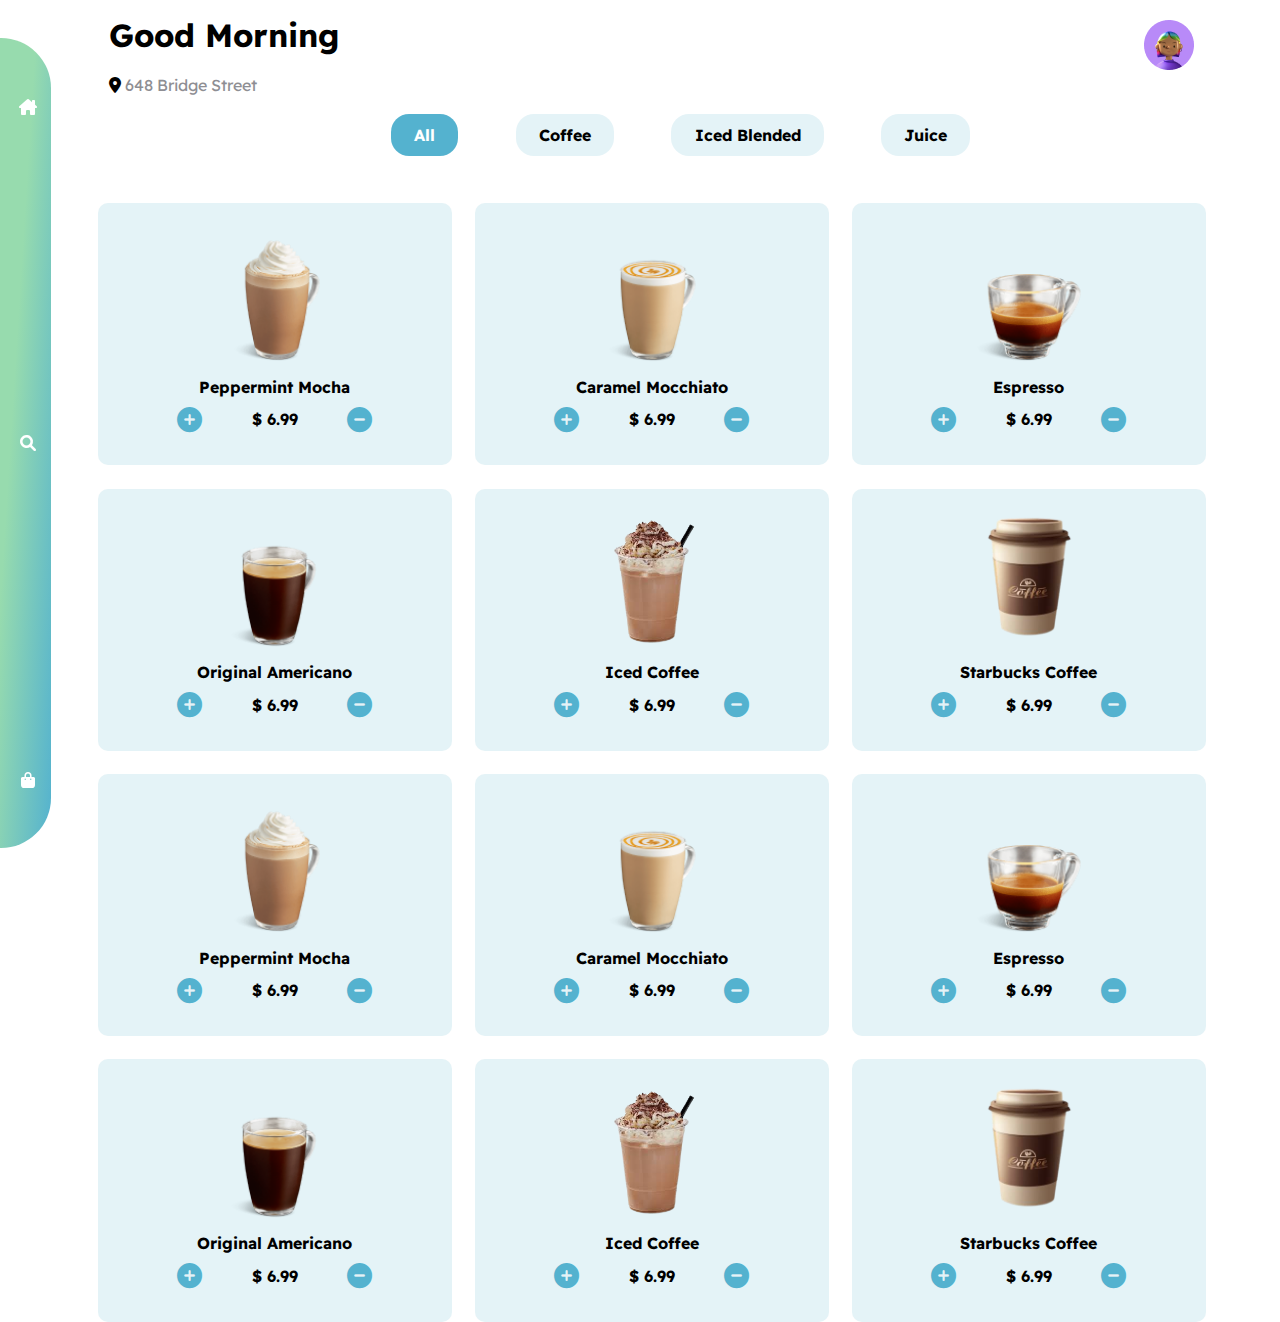
<file: index.html>
<!DOCTYPE html>
<html lang="en">
<head>
    <meta charset="UTF-8">
    <meta http-equiv="X-UA-Compatible" content="IE=edge">
    <meta name="viewport" content="width=device-width, initial-scale=1.0">
    <title>Home</title>
    <link rel="stylesheet" href="style.css">
    <!-- fontawesome library -->
    <link rel="stylesheet" href="css/all.min.css">
    <!-- Render All Elements Normally -->
    <link rel="stylesheet" href="css/normalize.css">
</head>
<body>
    <div class="contaner">
        <!-- -------------------header----------------------- -->
        <header>
            <div>
                  <h1>Good Morning</h1>
                 <i class="fa-solid fa-location-dot"></i> <p> 648 Bridge Street</p>
            </div>
            <img src="images/profile 1.png" alt="profile">
        </header>
        <!-- -------------------nav----------------------- -->
        <nav>
            <div>
                <ul>
                <li><a href="#">All</a></li>
                <li><a href="#">Coffee</a></li>
                <li><a href="#">Iced Blended</a></li>
                <li><a href="#">Juice</a></li>
                </ul>
            </div>
                
        
        </nav>
        <!-- -------------------section----------------------- -->
        <section>
            <div class="products">
                <div class="product_one">
                    <a href="product details/product details.html">Peppermint Mocha</a>
                    <div class="buttons">
                        <i class="fa-solid fa-circle-plus"></i>
                        <span>$ 6.99</span>
                        <i class="fa-solid fa-circle-minus"></i>
                    </div>
                </div>
                <div class="product_two">
                    <a href="product details/product details.html">Caramel Mocchiato</a>
                    <div class="buttons">
                        <i class="fa-solid fa-circle-plus"></i>
                        <span>$ 6.99</span>
                        <i class="fa-solid fa-circle-minus"></i>
                    </div>
                </div>
                <div class="product_three">
                    <a href="product details/product details.html">Espresso</a>
                    <div class="buttons">
                        <i class="fa-solid fa-circle-plus"></i>
                        <span>$ 6.99</span>
                        <i class="fa-solid fa-circle-minus"></i>
                    </div>
                </div>
                <div class="product_four">
                    <a href="product details/product details.html">Original Americano</a>
                    <div class="buttons">
                        <i class="fa-solid fa-circle-plus"></i>
                        <span>$ 6.99</span>
                        <i class="fa-solid fa-circle-minus"></i>
                    </div>
                </div>
                <div class="product_five">
                    <a href="product details/product details.html">Iced Coffee</a>
                    <div class="buttons">
                        <i class="fa-solid fa-circle-plus"></i>
                        <span>$ 6.99</span>
                        <i class="fa-solid fa-circle-minus"></i>
                    </div>
                </div>
                <div class="product_six">
                    <a href="product details/product details.html">Starbucks Coffee</a>
                    <div class="buttons">
                        <i class="fa-solid fa-circle-plus"></i>
                        <span>$ 6.99</span>
                        <i class="fa-solid fa-circle-minus"></i>
                    </div>
                </div>
                <!-- ------------------- -->
                <div class="product_one">
                    <a href="product details/product details.html">Peppermint Mocha</a>
                    <div class="buttons">
                        <i class="fa-solid fa-circle-plus"></i>
                        <span>$ 6.99</span>
                        <i class="fa-solid fa-circle-minus"></i>
                    </div>
                </div>
                <div class="product_two">
                    <a href="product details/product details.html">Caramel Mocchiato</a>
                    <div class="buttons">
                        <i class="fa-solid fa-circle-plus"></i>
                        <span>$ 6.99</span>
                        <i class="fa-solid fa-circle-minus"></i>
                    </div>
                </div>
                <div class="product_three">
                    <a href="product details/product details.html">Espresso</a>
                    <div class="buttons">
                        <i class="fa-solid fa-circle-plus"></i>
                        <span>$ 6.99</span>
                        <i class="fa-solid fa-circle-minus"></i>
                    </div>
                </div>
                <div class="product_four">
                    <a href="product details/product details.html">Original Americano</a>
                    <div class="buttons">
                        <i class="fa-solid fa-circle-plus"></i>
                        <span>$ 6.99</span>
                        <i class="fa-solid fa-circle-minus"></i>
                    </div>
                </div>
                <div class="product_five">
                    <a href="product details/product details.html">Iced Coffee</a>
                    <div class="buttons">
                        <i class="fa-solid fa-circle-plus"></i>
                        <span>$ 6.99</span>
                        <i class="fa-solid fa-circle-minus"></i>
                    </div>
                </div>
                <div class="product_six">
                    <a href="product details/product details.html">Starbucks Coffee</a>
                    <div class="buttons">
                        <i class="fa-solid fa-circle-plus"></i>
                        <span>$ 6.99</span>
                        <i class="fa-solid fa-circle-minus"></i>
                    </div>
            </div>
                

        </section>
        <!-- -------------------footer----------------------- -->
        <footer>
            <div>
                <i class="fa-solid fa-house-chimney"></i>
                <i class="fa-solid fa-magnifying-glass"></i>
                <i class="fa-solid fa-bag-shopping"></i>
            </div>
        </footer>
    </div>
</body>
</html>
</file>
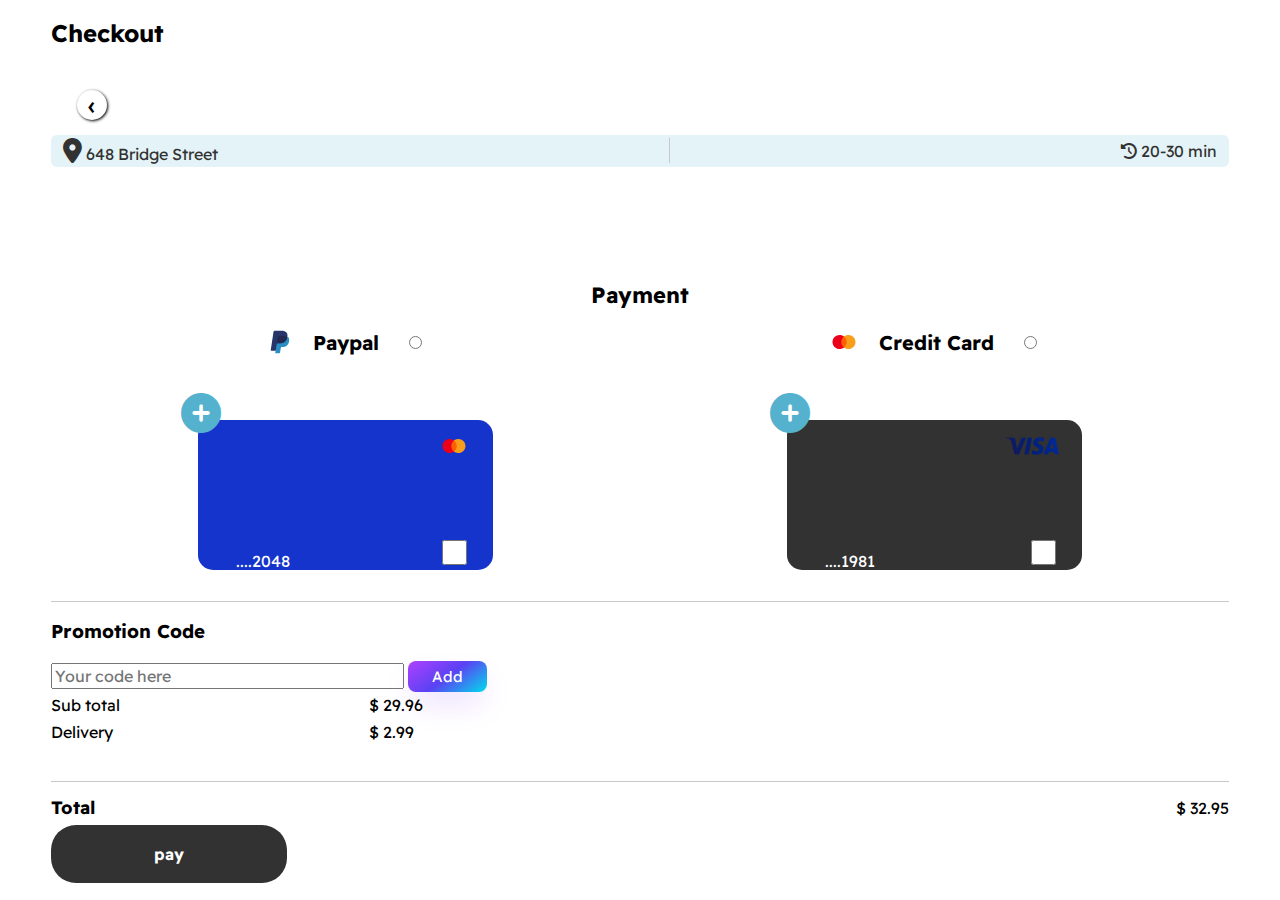
<file: Checkout/Checkout.html>
<!DOCTYPE html>
<html lang="en">
<head>
    <meta charset="UTF-8">
    <meta http-equiv="X-UA-Compatible" content="IE=edge">
    <meta name="viewport" content="width=device-width, initial-scale=1.0">
    <title>Checkout</title>
    <link rel="stylesheet" href="Checkout.css">
    <!-- fontawesome library -->
    <link rel="stylesheet" href="../css/all.min.css">
    <!-- Render All Elements Normally -->
    <link rel="stylesheet" href="../css/normalize.css">
</head>
<body>
    <div class="contaner">

        <header>
            <div class="back">
                <a href="../Your Orders/Your Orders.html">‹</a>
            </div>
            <h2>Checkout</h2>
        </header>

        <div class="location">
            <div class="city">
                <i class="fa-solid fa-location-dot"></i>
                <p> 648 Bridge Street</p>
            </div>
            <div class="v_border">
                <p></p>
            </div>
            <div class="time">
                <i class="fa-solid fa-clock-rotate-left"></i>
                <span>20-30 min</span>
            </div>
        </div>

        <section class="Payment">
            <p>Payment</p>
            <form action="post">
                <div class="Credit_Card">
                <input type="radio" id="Credit_Card" name="Payment_type" value="Credit Card">
                  <label  for="Credit Card">Credit Card</label><br>
                <img src="../images/Icons.svg" alt="">
                </div>

                <div class="Paypal">
                 <input type="radio" id="Paypal" name="Payment_type" value="Paypal">
                  <label  for="Paypal">Paypal</label><br>
                <img src="../images/PayPal.svg" alt="">
                </div>
            </form>
        </section>

        <section class="cards">
            
                <div class="master_card">
                    <i class="fa-solid fa-circle-plus"></i>
                    <div class="Ch_master">
                        <form action="post">
                            <input type="checkbox" class="btn_master">
                            <label for="master_card">....2048</label>
                           <img class="m_card_icon" src="../images/Icons.svg" alt="">
                        </form>
                    </div>

                </div>
                <div class="visa">
                    <i class="fa-solid fa-circle-plus"></i>
                    <div class="Ch_visa">
                        <form action="post">
                            <input type="checkbox" class="btn_master">
                            <label for="master_card">....1981</label>
                            <img class="P_card_icon" src="../images/Logo.svg" alt="">
                        </form>
                    </div>
                    
                </div>
            </section>

                <section class="Promotion">
                    <p class="border"></p>
                    <h3>Promotion Code</h3>
                    <div>
                        <input class="Promotion_input" type="text" placeholder="Your code here">
                        <button class="input_btn">Add</button>
                    </div>
                    <div class="subTotal">
                        <span>Sub total</span><span>$ 29.96</span><span>Delivery</span><span>$ 2.99</span>
                        
                    </div>
                </section>
                <footer class="footer">
                    <p class="buttom_border"></p>
                    <div class="Total">
                        <span class="sp_total">Total</span><span>$ 32.95</span>
                    </div>
                    <div class="btn_pay">
                        <a href="#">pay</a>
                    </div>
                </footer>
            </div>

        


    </div>
</body>
</html>
</file>
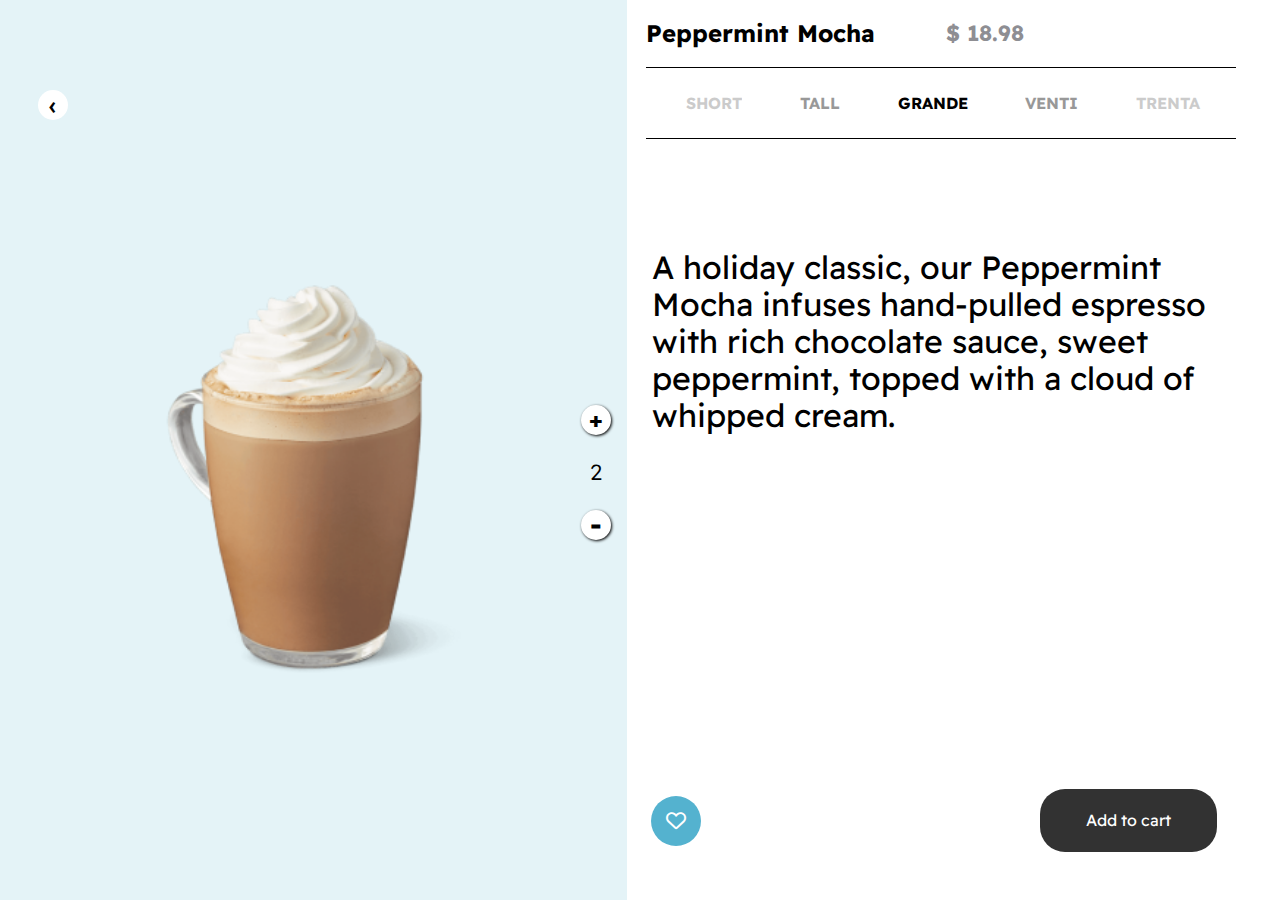
<file: product details/product details.html>
<!DOCTYPE html>
<html lang="en">
<head>
    <meta charset="UTF-8">
    <meta http-equiv="X-UA-Compatible" content="IE=edge">
    <meta name="viewport" content="width=device-width, initial-scale=1.0">
    <title>Product details</title>
    <link rel="stylesheet" href="../product details/product details.css">
    <!-- fontawesome library -->
    <link rel="stylesheet" href="../css/all.min.css">
    <!-- Render All Elements Normally -->
    <link rel="stylesheet" href="../css/normalize.css">
</head>
<body>
    <div class="contaner">
        <!-- ------------------prodect_img---------------------------- -->
        <section class="prodect_img">
            <div class="background"> 
                <div class="back">
                    <a href="../index.html">‹</a>
                </div>   
                    
                    <div class="buttons">
                        <div class="plus">+</div>
                            <span>2</span>
                        <div class="minus">-</div>                      
                    </div>
                <div class="coffe"></div>
            </div>
        </section>
        <!-- ------------------prodect_description--------------------- -->
        <section class="prodect_description">
            <header>
                <h2>Peppermint Mocha</h2> <span>$ 18.98</span>
            </header>
            <nav>
                <ul>
                    <li><a href="#" class="one">SHORT</a></li>
                    <li><a href="#" class="two">TALL</a></li>
                    <li><a href="#" class="three">GRANDE</a></li>
                    <li><a href="#" class="four">VENTI</a></li>
                    <li><a href="#" class="five">TRENTA</a></li>
                </ul>
            </nav>
        </section>
        <article>
            <p>
                A holiday classic, our Peppermint Mocha infuses hand-pulled espresso with rich chocolate sauce, sweet peppermint, topped with a cloud of whipped cream.
            </p>
        </article>
        <footer>
            <div class="button">
                <div class="heart">
                    <i class="fa-regular fa-heart"></i>
                </div>
                <div class="cart">
                    <a class="link" href="../Your Orders/Your Orders.html">Add to cart</a>
                </div>
            </div>
        </footer>
    </div>
</body>
</html>
</file>
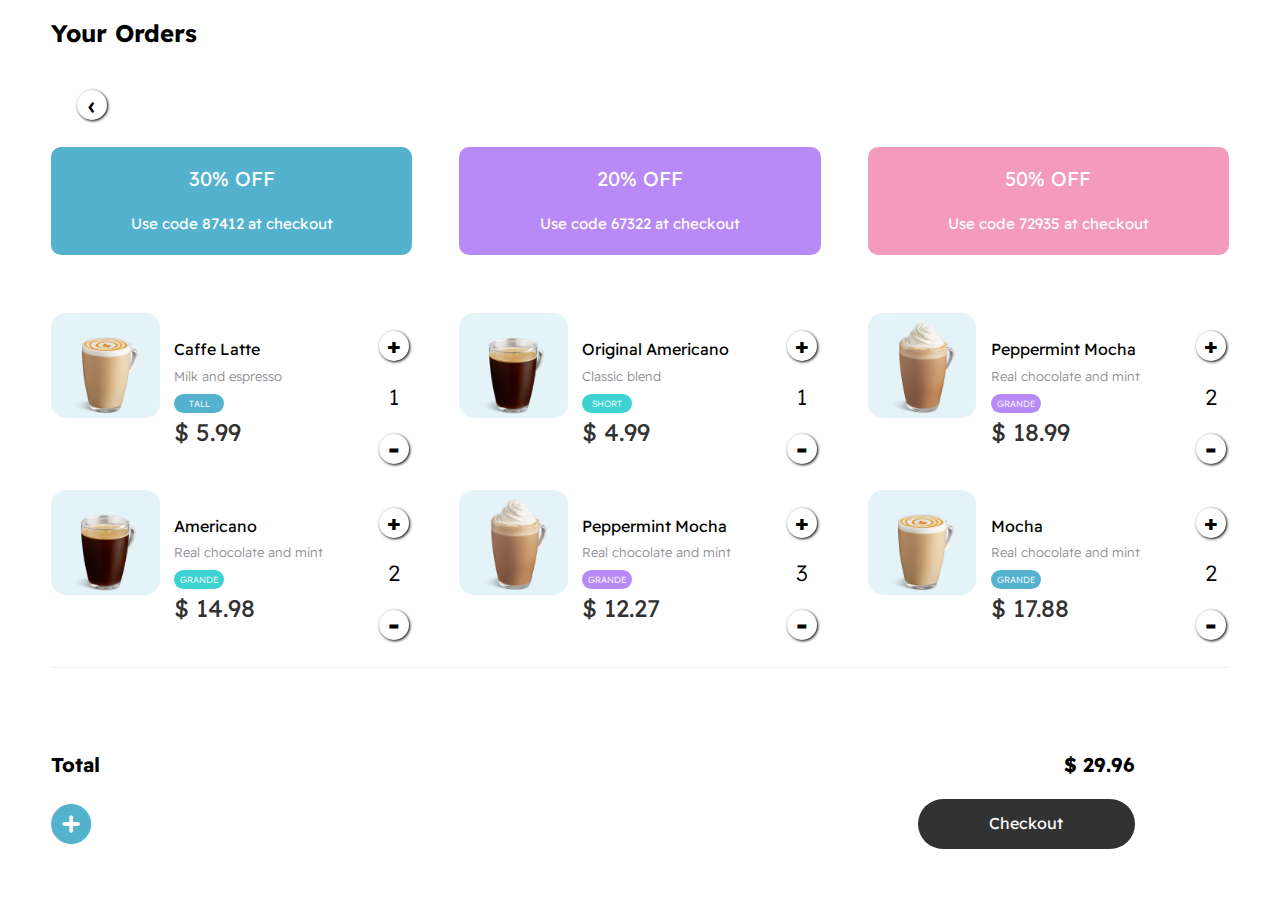
<file: Your Orders/Your Orders.html>
<!DOCTYPE html>
<html lang="en">
<head>
    <meta charset="UTF-8">
    <meta http-equiv="X-UA-Compatible" content="IE=edge">
    <meta name="viewport" content="width=device-width, initial-scale=1.0">
    <title>Your Orders</title>
    <link rel="stylesheet" href="Your Orders.css">
    <!-- fontawesome library -->
    <link rel="stylesheet" href="../css/all.min.css">
    <!-- Render All Elements Normally -->
    <link rel="stylesheet" href="../css/normalize.css">
</head>
<body>
    <div class="contaner">
        <header>
            <div class="back">
                <a href="../product details/product details.html">‹</a>
            </div>  
            <h2>Your Orders</h2>
        </header>

        <section class="section1">
            <div class="offers">
                <div class="offer_one">
                    <p>30% OFF</p>
                </div>
                <div class="offer_two">
                    <p>20% OFF</p>
                </div>
                <div class="offer_three">
                    <p>50% OFF</p>
                </div>
            </div>

        </section>
        <section class="section2">
            <div class="items">
                
                <div class="item1">
                        <div class="img1"></div>
                       <div class="description1">
                            <p>Caffe Latte</p>
                            <span>Milk and espresso</span>
                            <p>TALL</p>
                            <p>$ 5.99</p>
                        </div>
                           
                        <div class="buttons1">
                            <div class="plus">+</div>
                                <span>1</span>
                            <div class="minus">-</div>                      
                        </div>
                </div>


                <div class="item2">
                    <div class="img2"></div>
                   <div class="description2">
                        <p>Original Americano</p>
                        <span>Classic blend</span>
                        <p>SHORT</p>
                        <p>$ 4.99</p>
                    </div>
                       
                    <div class="buttons1">
                        <div class="plus">+</div>
                            <span>1</span>
                        <div class="minus">-</div>                      
                    </div>
            </div>


            <div class="item3">
                <div class="img3"></div>
               <div class="description3">
                    <p>Peppermint Mocha</p>
                    <span>Real chocolate and mint</span>
                    <p>GRANDE</p>
                    <p>$ 18.99</p>
                </div>
                   
                <div class="buttons1">
                    <div class="plus">+</div>
                        <span>2</span>
                    <div class="minus">-</div>                      
                </div>
        </div>

    <div class="item4">
        <div class="img4"></div>
        <div class="description4">
             <p>Americano</p>
             <span>Real chocolate and mint</span>
             <p>GRANDE</p>
             <p>$ 14.98</p>
         </div>
            
         <div class="buttons1">
             <div class="plus">+</div>
                 <span>2</span>
             <div class="minus">-</div>                      
         </div>
    </div>

    <div class="item5">
            <div class="img5"></div>
            <div class="description5">
                <p>Peppermint Mocha</p>
                <span>Real chocolate and mint</span>
                <p>GRANDE</p>
                <p>$ 12.27</p>
            </div>
                
            <div class="buttons1">
                <div class="plus">+</div>
                    <span>3</span>
                <div class="minus">-</div>                      
            </div>
    </div>

    <div class="item6">
        <div class="img6"></div>
        <div class="description1">
            <p>Mocha</p>
            <span>Real chocolate and mint</span>
            <p>GRANDE</p>
            <p>$ 17.88</p>
        </div>
        <div class="buttons1">
            <div class="plus">+</div>
                <span>2</span>
            <div class="minus">-</div>                      
        </div>
    </div>

<div class="border"></div>

</section>
    <footer class="footer">
        <div class="buy">
            <div class="Total">
            <p>Total</p>
            <span>$ 29.96</span>
            </div>
            <div class="btn_buy">
                <i class="fa-solid fa-circle-plus"></i>
                <div class="Checkout"><a class="link" href="../Checkout/Checkout.html">Checkout</a> </div>
            </div>
        </div>
    </footer>
    
    </div>
</body>
</html>
</file>
<file: style.css>
@import url("https://fonts.googleapis.com/css2?family=Montserrat&family=Readex+Pro&family=Source+Code+Pro:wght@500&display=swap");
*{
    box-sizing: border-box;
    -moz-box-sizing: border-box;
    -webkit-box-sizing: border-box;
    font-family: "Readex Pro",'Times New Roman', Times, serif;
}
.contaner{
    width: 92%;
    height: 100vh;
    margin-left: 4%;
    display: grid;
    grid-template-columns: 2% repeat(5,1fr);
    grid-template-rows: 10% 10% 3fr auto 1fr;
    grid-template-areas:". header header header header header"
                        ". nav nav nav nav nav"
                        ". section section section section section"
                        ". . . . . ."
                        ". footer footer footer footer footer"
}
header{
    grid-area: header;
    display: flex;
    justify-content: space-between;
    align-items: center;
    width: 94%;
    margin-left: 3%;
}
header p{
    color: #8E8E93;
    display: inline;
}
nav{
    grid-area: nav;
    display: flex;
    justify-content: center;
    align-items: center;
    padding-bottom: 0px;
}
nav ul{
    display: flex;
    justify-content: center;
    align-items: center;
    border-radius: 6px;
    list-style-type: none;
    padding: 0;
    width: 100%;
}
nav div{
    width: 100%;
}
a{
    text-decoration: none;
    color: #54B2CF;
}
nav li{
    margin-left: 5%;
    background-color: #E4F3F7;
    border-radius: 18px;
    padding: 1% 2% 1% 2%;

}
nav li:first-child{
    background-color: #54B2CF;
}
nav li:first-child a{
    color: white;
}
section{
    grid-area: section;
}
.products{
    width: 100%;
    height: 30%;
    display: flex;
    flex-wrap: wrap;
}
.product_one,.product_two,.product_three,.product_four,.product_five,.product_six{
    background-color: #E4F3F7;
    margin-left: 2%;
    height: 100%;
    width: calc(92%/3);
    margin-top: 2%;
    border-radius: 10px;
    background-repeat: no-repeat;
    background-position: center 20%;
    background-size: 35%;
    display: flex;
    justify-content: center;
    align-items: center;
    flex-flow: column;
}
.product_one:hover,.product_two:hover,.product_three:hover,.product_four:hover,.product_five:hover,.product_six:hover{
    transform: scale(1.1, 1.1);
    box-shadow: 2px 3px 8px 1px;
}
.product_one{
    background-image: url(images/caffe-americano\ 1300.png);
}
.product_two{
    background-image: url(images/caffe-americano\ 1.png);
}
.product_three{
    background-image: url(images/caffe-american.png);
}
.product_four{
    background-image: url(images/caffe-america\ 4.png);
}
.product_five{
    background-image: url(images/iced_coffee.png);
    background-size: 32%;
}
.product_six{
    background-image: url(images/starbucks.png);
    background-size: 25%;
}
/*  */
/* .product_two::before{
    content: "Caramel Mocchiato";
    margin-top:40%;
    padding-bottom: 3%;
    font-weight: bold;
} */
/* .product_three::before{
    content: "";
    margin-top:40%;
    padding-bottom: 3%;
    font-weight: bold;
} */
/* .product_four::before{
    content: "";
    margin-top:40%;
    padding-bottom: 3%;
    font-weight: bold;
} */
/* .product_five::before{
    content: "Iced Coffee";
    margin-top:40%;
    padding-bottom: 3%;
    font-weight: bold;
} */
/* .product_six::before{
    content: "";
    margin-top:40%;
    padding-bottom: 3%;
    font-weight: bold;
} */
.buttons{
    display: flex;
    justify-content: space-between;
    align-items:center;
    width: 55%;
}
.buttons span{
    font-weight: bold;
}
.fa-circle-plus,.fa-circle-minus{
    font-size:25px;
    color: #54B2CF;
    cursor: pointer;
}
nav::-webkit-scrollbar{
    width: 0px;
    
}
footer{
    grid-area: footer;
    width: 4%;
    position: fixed;
    display: flex;
    align-items: center;
    left: 0;
    height: 90%;
    background-image: linear-gradient(to bottom right, #97DBAE 35%, #54B2CF);
    margin-top: 3%;
    border-radius: 0px 50px 50px 0px;
    grid-row-start: 2;
    grid-row-end: 4;
}
footer div{
    width: 100%;
    height:85%;
    display: flex;
    flex-direction: column;
    justify-content: space-between;
    align-items: center;
}
footer div i{
    margin-left: 10%;
    color: white;
}
@media screen and (min-width: 1px) and (max-width: 440px){
    .product_one,.product_two,.product_three,.product_four,.product_five,.product_six{
        width:calc(92%/2) ;
        height: 40%;
    }
    .buttons{
        width: 80%;
        }
    .products{
        height: 65%;
    }
    nav{
        gap: 10px;
        padding: 1.2rem .5rem;
        overflow-x:scroll;
        padding-left: 0;
    }
    nav ul{
    justify-content: flex-start;
     width: 500px;
    }
    footer{
        position: fixed;
        bottom: 0;
        left: 0;
        grid-row-start: 4;
        grid-column-start: 1;
        grid-column-end: 6;
        width: 92%;
        margin-left: 4%;
        height: 8%;
        border-radius: 50px 50px 0px 0px;
    }
    footer div{
        flex-direction: row;
        width: 90%;
    }
    .contaner{
        grid-template-areas:"header header header header header header"
        "nav nav nav nav nav nav"
        "section section section section section section"
        ". . . . . ."
        "footer footer footer footer footer footer";
        grid-template-columns: repeat(6,1fr);
    }
   
}
@media screen and (min-width: 441px) and (max-width: 767px){
    .product_one,.product_two,.product_three,.product_four,.product_five,.product_six{
        width:calc(92%/2) ;
        height: 40%;
    }
    .products{
        height: 70%;
    }
    footer{
        width: 6%;
    }
}
@media screen and (min-width: 768px) and (max-width: 991px){
    .buttons{
        width: 60%;
        }
}
</file>
<file: Checkout/Checkout.css>
@import url("https://fonts.googleapis.com/css2?family=Montserrat&family=Readex+Pro&display=swap");
@import url("https://fonts.googleapis.com/css2?family=Montserrat&family=Readex+Pro:wght@200;400&display=swap");
*{
    box-sizing: border-box;
    -moz-box-sizing: border-box;
    -webkit-box-sizing: border-box;
    font-family: "Montserrat", sans-serif;
    font-family: "Readex Pro", sans-serif;
}

.contaner{
    width: 92%;
    height: 100vh;
    margin-left: 4%;
    display: grid;
    background-color: white;
    grid-template-columns: 2% repeat(5,1fr);
    grid-template-rows: 15% 14% 16% 20% 20% 10%;
    grid-template-areas: "header header header header header header"
                         "location location location location location location"
                         "Payment Payment Payment Payment Payment Payment"
                         "cards cards cards cards cards cards"
                         "Promotion Promotion Promotion Promotion Promotion Promotion"
                         "footer footer footer footer footer footer";
}
header{
    grid-area: header;
}
.location{
    grid-area: location;
    display: flex;
    justify-content: space-between;
    align-items: center;
    background-color: #E4F3F7;
    height:25%;
    border-radius:6px;
}
.Payment{
    grid-area:Payment;
}
.cards{
    grid-area: cards;
    display: flex;
    justify-content: space-around;
    align-items: center;
}
.Promotion{
    grid-area: Promotion;
}
footer{
    grid-area: footer;
}
.back{
    border-radius: 50%;
    background-color: white;
    width:30px;
    height:30px;
    position: absolute;
    left: 6%;
    top: 10%;
    display: flex;
    justify-content: center;
    align-items: center;
    font-size: 25;
    box-shadow: 1px 1px 3px 0px;
}
.back a{
    padding: 0;
    margin: 0;
    font-size: 25px;
    font-weight: 500;
    text-decoration: none;
    }
.fa-location-dot:before{
        content: "";
        font-size: 25px;
        color: #323232;
    }
.city{
        margin-left: 1%;
    }
    .time{
        margin-right: 1%;
        color: #323232;
    }
.city p{
    display: inline;
    color: #323232;
}
.v_border{
    border-left: 1px solid #c7c7cc;
    height: 25px;
}
form{
    display: flex;
    flex-direction:row-reverse;
    justify-content:space-between;
    align-items: flex-start;
}
.Paypal,.Credit_Card{
    display:flex;
    font-size:20px;
    flex-direction: row-reverse;
    justify-content: center;
    align-items: center;
    width: 100%;
}
img{
    margin-right: 4%;
}
label{
    padding-right: 4%;
}
.Payment{
    text-align: center;
    font-size: 22px;
    font-weight: bold;
}
.fa-circle-plus{
    color: #54b2cf;
    font-size: 40px;
    position: relative;
    right:6%;
    bottom:18%;
    cursor: pointer;
}
.master_card,.visa{
    width: calc(92%/2);
    width: 25%;
    height: 150px;
    background-color: #1434CB;
    border-radius: 15px;
    display: flex;
}
.visa{
    background-color: #323232;
    
}

.Ch_master,.Ch_visa{
    width: 100%;
    height: 100%;
    display:flex;
    flex-direction: row-reverse;
    justify-content:flex-end;
    align-items:flex-end;
    color: white;
    position: relative;
}
.btn_master{
    left: 80%;
    bottom: 5px;
    width: 25px;
    height: 25px;
    position: absolute;
}
input[type='checkbox'] {
    accent-color: rgb(238, 110, 185);
}
.m_card_icon{
    position: absolute;
    bottom: 75%;
    left: 80%;
}
.P_card_icon{
    position: absolute;
    bottom: 75%;
    left: 70%; 
}

.Promotion_input:focus{
    border-top-style: none;
    border-left-style: none;
    border-right-style: none;
    border-bottom-color: green;
    outline: none;
}
.Promotion_input{
    width: 30%;
    height: 30%;
}
.border{
    border-top: 1px solid #c7c7cc;
}


.input_btn{
    background-image: linear-gradient(144deg,#AF40FF, #5B42F3 50%,#00DDEB);
    border: 0;
    border-radius: 8px;
    box-shadow: rgba(151, 65, 252, 0.2) 0 15px 30px -5px;
    color: #FFFFFF;
    font-family: "Readex Pro", sans-serif;
    font-size: 15px;
    line-height: 1em;
    max-width: 100%;
    min-width: 40px;
    padding: 8px 24px;
    text-decoration: none;
    user-select: none;
    -webkit-user-select: none;
    touch-action: manipulation;
    white-space: nowrap;
    cursor: pointer;
}
.subTotal{
    display: flex;
    justify-content: space-between;
    align-items: center;
    flex-wrap: wrap;
    height: 30%;
    width: 50%;
}
.subTotal span{
    width: calc(92%/2);
}
.buttom_border{
    border-top: 1px solid #c7c7cc;
}
.Total{
    display: flex;
    justify-content: space-between;
    align-items: center;
    flex-wrap: wrap;
}
.sp_total{
    font-size: large;
    font-weight: bold;
}
.btn_pay{
    z-index: 1;
    position: relative;
    color: white;
    width: 20%;
    height: 65%;
    border-radius: 25px;
    background-color: #323232;
    display: flex;
    align-items: center;
    justify-content: center;
    margin-top: 0.5%;
}
.btn_pay a{
    color: white;
    text-decoration: none;
    margin: 0;
    padding: 0;
}
@media screen and (min-width: 1px) and (max-width: 767px){
    header{
        text-align: center;
        padding-top: 2rem;
        display: flex;
        margin: 1rem;
    }
    h2{
        flex-grow: 2;
        align-self: center;
    }
    .cards{
        flex-direction: column;
        
    }
    .master_card,.visa{
        width: 80%;
    }
    .contaner{
        grid-template-rows: 8% 7% 16% 30% 20% 10%;
    }
    .location {
        height: 60%;
        margin-top: 5%;
    }
    .back{
        top: 4%;
    }
    .Promotion_input {
        width: 73%;
    }
    .subTotal{
        height: 50%;
        width: 100%;
    }
    footer{
        position: fixed;
        bottom: 35px;
        width: 92%;
        height: 10%;
    }
    .btn_pay{
        width: 45%;
    }
    .visa{
        margin-top: 20px;
        
    }
    .master_card{
        margin-bottom: 10px;
    }
    .btn_master{
        left: 80%;
        
    }
    .P_card_icon{
        left: 70%;
    }
    .master_card,.visa{
        width: 300px;
        
    }
    .fa-circle-plus{
        right: 8%;
    }
}
@media screen and (min-width: 768px) and (max-width: 991px){
    .m_card_icon{
        left: 70%;
    }
    .P_card_icon{
        left: 50%;
    }
    .contaner{
        grid-template-rows: 15% -1% 20% 20% 20% 10%;
    }
    .master_card,.visa{
        width: 40%;
    }
    .fa-circle-plus{
        bottom: 17%;
    }
}
</file>
<file: product details/product details.css>
@import url("https://fonts.googleapis.com/css2?family=Montserrat&family=Readex+Pro&family=Source+Code+Pro:wght@500&display=swap");
*{
    box-sizing: border-box;
    -moz-box-sizing: border-box;
    -webkit-box-sizing: border-box;
    font-family: "Readex Pro",'Times New Roman', Times, serif;

}

.contaner{
    width: 98%;
    height: 100vh;
    display: grid;
    grid-template-columns: repeat(6,1fr);
    grid-template-rows: auto auto auto auto auto auto;
    grid-template-areas: "prodect_img  prodect_img  prodect_img prodect_img prodect_img prodect_img"
                         "prodect_description prodect_description prodect_description prodect_description prodect_description prodect_description"
                         "nav nav nav nav nav nav "
                         "article article article article article article "
                         "footer footer footer footer footer footer ";
}

.prodect_img{
    grid-area: prodect_img;
    grid-row: 1/7;
    grid-column: 1/4;
}
.background{
    width: 100%;
    height: 100%;
    background-image: url(../images/Background.png);
    background-repeat: no-repeat;
    background-size: cover;
    position: relative;
}
.coffe{
    width: 100%;
    height: 100%;
    background-image: url(../images/coffe.png);
    background-repeat: no-repeat;
    background-position: center center;
    background-size: 550px 550px;
}

.back{
    border-radius: 50%;
    background-color: white;
    width:30px;
    height:30px;
    position: absolute;
    left: 6%;
    top: 10%;
    display: flex;
    justify-content: center;
    align-items: center;
    font-size: 25;
    
}
.back a{
padding: 0;
margin: 0;
font-size: 25px;
font-weight: 500;
}

.plus,.minus{
    border-radius: 50%;
    background-color: white;
    width:30px;
    height:30px;
    display: flex;
    justify-content: center;
    align-items: center;
    font-size:23px;
    font-weight: bold;
    cursor: pointer;
    box-shadow: 1px 1px 3px 0px;
}
.minus{
    font-size: 26px;
}
.buttons{
    width: 10%;
    height: 15%;
    display: flex;
    flex-direction: column;
    justify-content: space-between;
    align-items: center;
    position: absolute;
    left: 90%;
    top: 45%;
}
.buttons span{
    font-size: 22px;
    font-weight: 300;
}
.prodect_description{
    grid-area: prodect_description;
    width: 100%;
    height: 100%;
    grid-row: 1/7;
    grid-column: 4/7;
    margin-left: 3%;
}
header{
    display: flex;
    width: 400px;
    align-items: center;
    justify-content: space-between;
}
h2{
    width:250px;
}
header span{
    font-size: 22px;
    color: #8E8E93;
    font-weight: bold;
    width:100px;
}
nav{
    grid-area: nav;
    grid-row-start:2;
    border: 1px black solid;
    border-left: transparent;
    border-right: transparent;
    width: 94%;
    height: 8%;
}
ul{
    width: 94%;
    height: 100%;
    justify-content: space-between;
    align-items: center;
    display: flex;
    list-style: none;
    margin: 0;
}

a{
    text-decoration: none;
}

.one{
    opacity: 0.2;
}
.two{
    opacity: 0.4;
}
.three{
    opacity: 1;
}
.four{
    opacity: 0.4;

}
.five{
    opacity: 0.2;

}
.one:hover,.two:hover,.three:hover,.four:hover,.five:hover{
    border: 5px #B88AF8 solid;
    border-left: transparent;
    border-right: transparent;
    border-bottom: transparent;
    opacity: 1;
    
}
article{
    grid-area: article;
    grid-row: 3/7;
    grid-column: 4/7;
    margin-left: 4%;
    margin-right: 4%;
    font-size: xx-large;
}
footer{
    grid-area: footer;
    grid-row: 6/7;
    grid-column: 4/7;
}
.button{ 
    display: flex;
    width: 94%;
    height: 100%;
    justify-content: space-between;
    align-items: center;
}
.heart{
    border-radius: 50%;
    width: 50px;
    height: 50px;
    background-color: #54B2CF;
    display: flex;
    align-items: center;
    justify-content: center;
    color: white;
    font-size: 20px;
    margin-left: 4%;
}
.cart{
    z-index: 1;
    position: relative;
    color: white;
    overflow: hidden;
    transition: color 0.4s ease-in-out;
    width: 30%;
    height: 40%;
    border-radius: 25px;
    background-color: #323232;
    display: flex;
    align-items: center;
    justify-content: center;
}
.cart::before{
    content: '';
    z-index: -1;
    position: absolute;
    top: 100%;
    right: 100%;
    width: 1.9em;
    height: 1em;
    border-radius: 50%;
    background-color: #16f490;
    transform-origin: center;
    transform: translate3d(50%, -50%, 0) scale3d(0, 0, 0);
    transition: transform 0.50s ease-in-out;
}
  .cart:hover::before {
    transform: translate3d(50%, -50%, 0) scale3d(15, 15, 15);
  }
.cart a{
    color:white;
    margin: 0;
    padding: 0;
    font-weight: normal;
} 
@media screen and (min-width: 1px) and (max-width: 767px){
    .contaner{
        width: 100%;
        grid-template-columns: repeat(9,1fr);
        grid-template-rows: auto auto auto auto auto auto auto auto auto;
    }
    .prodect_img{
        grid-area: prodect_img;
        grid-row: 1/6;
        grid-column: 1/10;
    }
    .prodect_description{
        grid-area: prodect_description;
        grid-row: 6/10;
        grid-column: 1/10;
        margin-left: 3%;

    }
    ul{
        width: 100%;
        padding: 0;
    }

    .coffe{
        background-size: 380px 380px;
    }
    .background{
        width: 103%;
        height: 100%;
}
.buttons{
    left: 88%;
    height: 100px;
}
header{
    width: 400px;
}
h2{
    width:250px;
}
header span{
    width: 110px;
}
nav{
 height: 15%;
 width: 94%;
}

article{
    grid-row: 9/10;
    grid-column: 1/10;
    font-size: x-large;
}
footer{
    grid-area: footer;
    grid-row: 10/10;
    grid-column: 1/10;
}
}
</file>
<file: Your Orders/Your Orders.css>
@import url("https://fonts.googleapis.com/css2?family=Montserrat&family=Readex+Pro&display=swap");
@import url("https://fonts.googleapis.com/css2?family=Montserrat&family=Readex+Pro:wght@200;400&display=swap");
*{
    box-sizing: border-box;
    -moz-box-sizing: border-box;
    -webkit-box-sizing: border-box;
    font-family: "Montserrat", sans-serif;
    font-family: "Readex Pro", sans-serif;
}

.contaner{
    width: 92%;
    height: 100vh;
    margin-left: 4%;
    display: grid;
    background-color: white;
    grid-template-columns: 2% repeat(5,1fr);
    grid-template-rows:auto auto 33% auto auto;
    grid-template-areas: "header header header header header header"
                         "section1 section1 section1 section1 section1 section1"
                         "section2 section2 section2 section2 section2 section2"
                         "footer footer footer footer footer footer";
}
.back{
    border-radius: 50%;
    background-color: white;
    width:30px;
    height:30px;
    position: absolute;
    left: 6%;
    top: 10%;
    display: flex;
    justify-content: center;
    align-items: center;
    font-size: 25;
    box-shadow: 1px 1px 3px 0px;

}
.back a{
padding: 0;
margin: 0;
font-size: 25px;
font-weight: 500;
text-decoration: none;

}
header{
    grid-area: header;
}
.section1{
    grid-area: section1;
    width: 100%;

}
.offers{
    width: 100%;
    height: 65%;
    display: flex;
    justify-content: space-between;
    align-items: center;
    overflow-x: auto;
    position: relative;
    
}
.offer_one,.offer_two,.offer_three{
    width:calc(92%/3);
    height: 100%;
    border-radius: 10px;
    text-align: center;
    color: white;
    font-size: 20px;
}

.offer_one::after{
    content: "Use code 87412 at checkout";
    font-size: 15px;
}
.offer_two::after{
    content: "Use code 67322 at checkout";
    font-size: 15px;
}
.offer_three::after{
    content: "Use code 72935 at checkout";
    font-size: 15px;
}
.offer_one{
    background-color: #54B2CF;
}
.offer_two{
    background-color: #B88AF8;
}
.offer_three{
    background-color: #F49ABD;
}
.section2{
    grid-area: section2;
    grid-column-start: 1;
    grid-column-end: 8;
}
.items{
    width: 100%;
    height: 55%;
    display: flex;
    justify-content: space-between;
    align-items: center;
    flex-wrap: wrap;
}
.item1,
.item2,
.item3,
.item4,
.item5,
.item6{
    width:calc(92%/3);
    height: 100%;
    display: flex;
    justify-content:f;
    align-items: center;
    position: relative;
}
.img1,
.img2,
.img3,
.img4,
.img5,
.img6{
    width: 115px;
    height: 105px;
    background-color: #e4f3f7;
    background-repeat: no-repeat;
    background-size: contain;
    border-radius: 15px;
    align-self: flex-start;
    background-position: center center;
}
.img1{background-image: url(../images/caffe-americano\ 1.png);}
.img2{background-image:url(../images/caffe-america\ 4.png);}
.img3{background-image:url(../images/caffe-americano\ 1300.png);}
.img4{background-image:url(../images/caffe-america\ 4.png);} 
.img5{background-image:url(../images/caffe-americano\ 1300.png);}
.img6{background-image:url(../images/caffe-americano\ 1.png);}
    

.description1,
.description2,
.description3,
.description4,
.description5,
.description6{
    margin-left: 4%;
    line-height: 0.1;
    width: 70%;
    display: flex;
    flex-direction: column;
    justify-content: center;
    align-items: flex-start;
    flex-wrap: nowrap; 
    height: 55%;
}
.description1 :nth-child(3),
.description2 :nth-child(3),
.description3 :nth-child(3),
.description4 :nth-child(3),
.description5 :nth-child(3),
.description6 :nth-child(3){
    border-radius: 45px;
    width:50px;
    line-height: 1;
    text-align: center;
    font-size: 9px;
    font-weight: 300;
    color: white;
    padding: 5px 5px;
}
.description1 :last-child,
.description2 :last-child,
.description3 :last-child,
.description4 :last-child,
.description5 :last-child,
.description6 :last-child{
    font-size: 24px;
    line-height: 30px;
    color: #323232;
    width: 82px;
    height: 30px;
    left: 0px;
    top: 62px;
    margin-top: -5px;
    display: inline;
}

.description1 span,
.description2 span,
.description3 span,
.description4 span,
.description5 span,
.description6 span{
    font-weight: 300;
    font-size: 13px;
    line-height: 18px;
    color: #8e8e93;
}
.description1 :nth-child(3),.description6 :nth-child(3){
    background-color: #54B2CF;
}
.description2 :nth-child(3),.description4 :nth-child(3){
    background-color: #3CD2D2;
}
.description3 :nth-child(3),.description5 :nth-child(3){
    background-color: #B88AF8;
}
.plus,.minus{
    border-radius: 50%;
    background-color: white;
    width:30px;
    height:30px;
    display: flex;
    justify-content: center;
    align-items: center;
    font-size:23px;
    font-weight: bold;
    cursor: pointer;
    box-shadow: 1px 1px 3px 0px;
}
.minus{
    font-size: 26px;
}
.buttons1{
    width: 20%;
    height: 75%;
    display: flex;
    flex-direction: column;
    justify-content: space-between;
    align-items: center;
    position: absolute;
    left: 85%;
    top: 10%;
}
.buttons1 span{
    font-size: 22px;
    font-weight: 300;
}

.items::-webkit-scrollbar{
    width: 0px;
}
.offers::-webkit-scrollbar{
    width: 0px;
}
.buy{
    width: calc(92%/1);
    display: flex;
    justify-content: center;
    align-items: flex-start;
    flex-direction: column;
    height: 100%;
}
.fa-circle-plus{
    color: #54b2cf;
    font-size: 40px;
}
.Total{
    display: flex;
    justify-content: space-between;
    align-items: center;
    width:100%;
    font-size: 20px;
    font-weight: 700;
    margin-bottom: 2%;
}
.btn_buy{
    width:100%;
    display: flex;
    justify-content: space-between;
    align-items: center;
    height: 100%;
}
.btn_buy span{
    font-size: 22px;
}
.Checkout{
    z-index: 1;
    position: relative;
    color: white;
    width: 20%;
    height: 70%;
    border-radius: 25px;
    background-color: #323232;
    display: flex;
    align-items: center;
    justify-content: center;
}
.link{
    color:white;
    margin: 0;
    padding: 0;
    font-weight: normal;
    text-decoration: none;
}
.border{
    width: 100%;
    padding-top: 2%;
    border: 1px solid #ebebeb;
    border-left-color: transparent;
    border-bottom-color: transparent;
    border-right-color: transparent;
}
.footer{
grid-area: footer;

}
@media(max-width : 729px) {
    .back {
     left: 0;position: relative;
    }
    .items{
        overflow: auto;
    }
    .item1, .item2, .item3, .item4, .item5, .item6 {
    width: calc(92%/1);
    height: 33%;  
    }
    .section2{
        grid-row-start: 3;
        grid-row-end: 5;
    }

.contaner{
    overflow: hidden;
}
    .footer{
        position: fixed;
        left: 0;
        bottom: 10px;
        width: 92%;
        margin-left:4%;
    }
.Checkout{
    width: 75%;
    padding: 15px;
}
.offers{
    width: 100%;
    overflow-x: auto;
    overflow-y: hidden;
    min-height: 100px;
    display: flex;
}
.offer_one, .offer_two, .offer_three {
min-width: 280px;
margin: 1rem;
padding: 15px;
border-radius: 10px;
text-align: center;
color: #ffffff;
font-size: 20px;
display: flex;
align-items: center;
justify-content: center;
flex-direction: column;
}

}
@media (min-width : 730px)  {
    .item1, .item2, .item3, .item4, .item5, .item6 {
        width: calc(92%/2);
    }
    .footer{
        height: 8%;
        width: 100%;
        position: fixed;
        bottom: 10px;
        }
        
        .section2{
            height: 85%;
            margin-top: -4%;
        }
        .buy{
            height: 70%;
            margin-top: -2%;
        }
        .Checkout{
            width: 20%;
            padding: 25px;
        }
}
@media (min-width : 1200px)  {
    .items{
        margin-top: 4%;
        height: 70%;
    }
    .item1, .item2, .item3, .item4, .item5, .item6 {
        width: calc(92%/3);
    }
    .footer{
    position: relative;
    top: 90%;
    }
}
</file>
